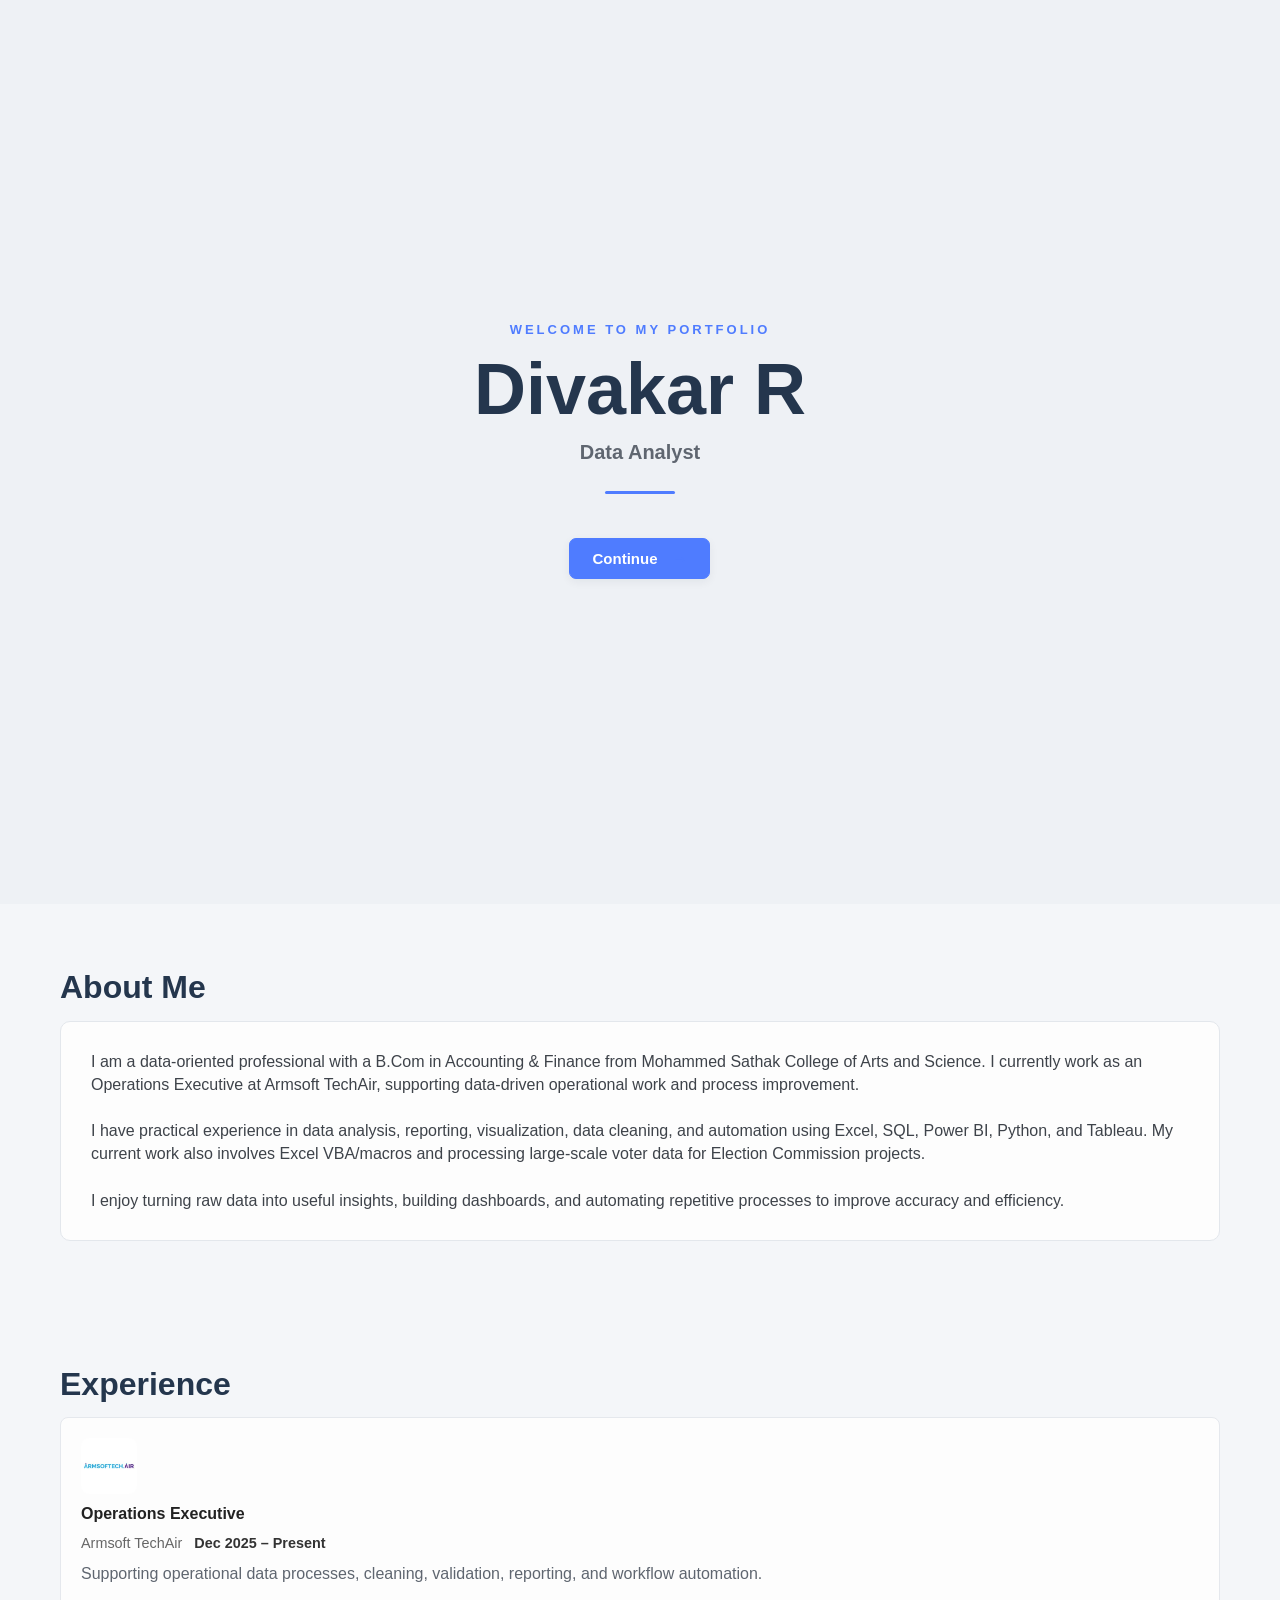
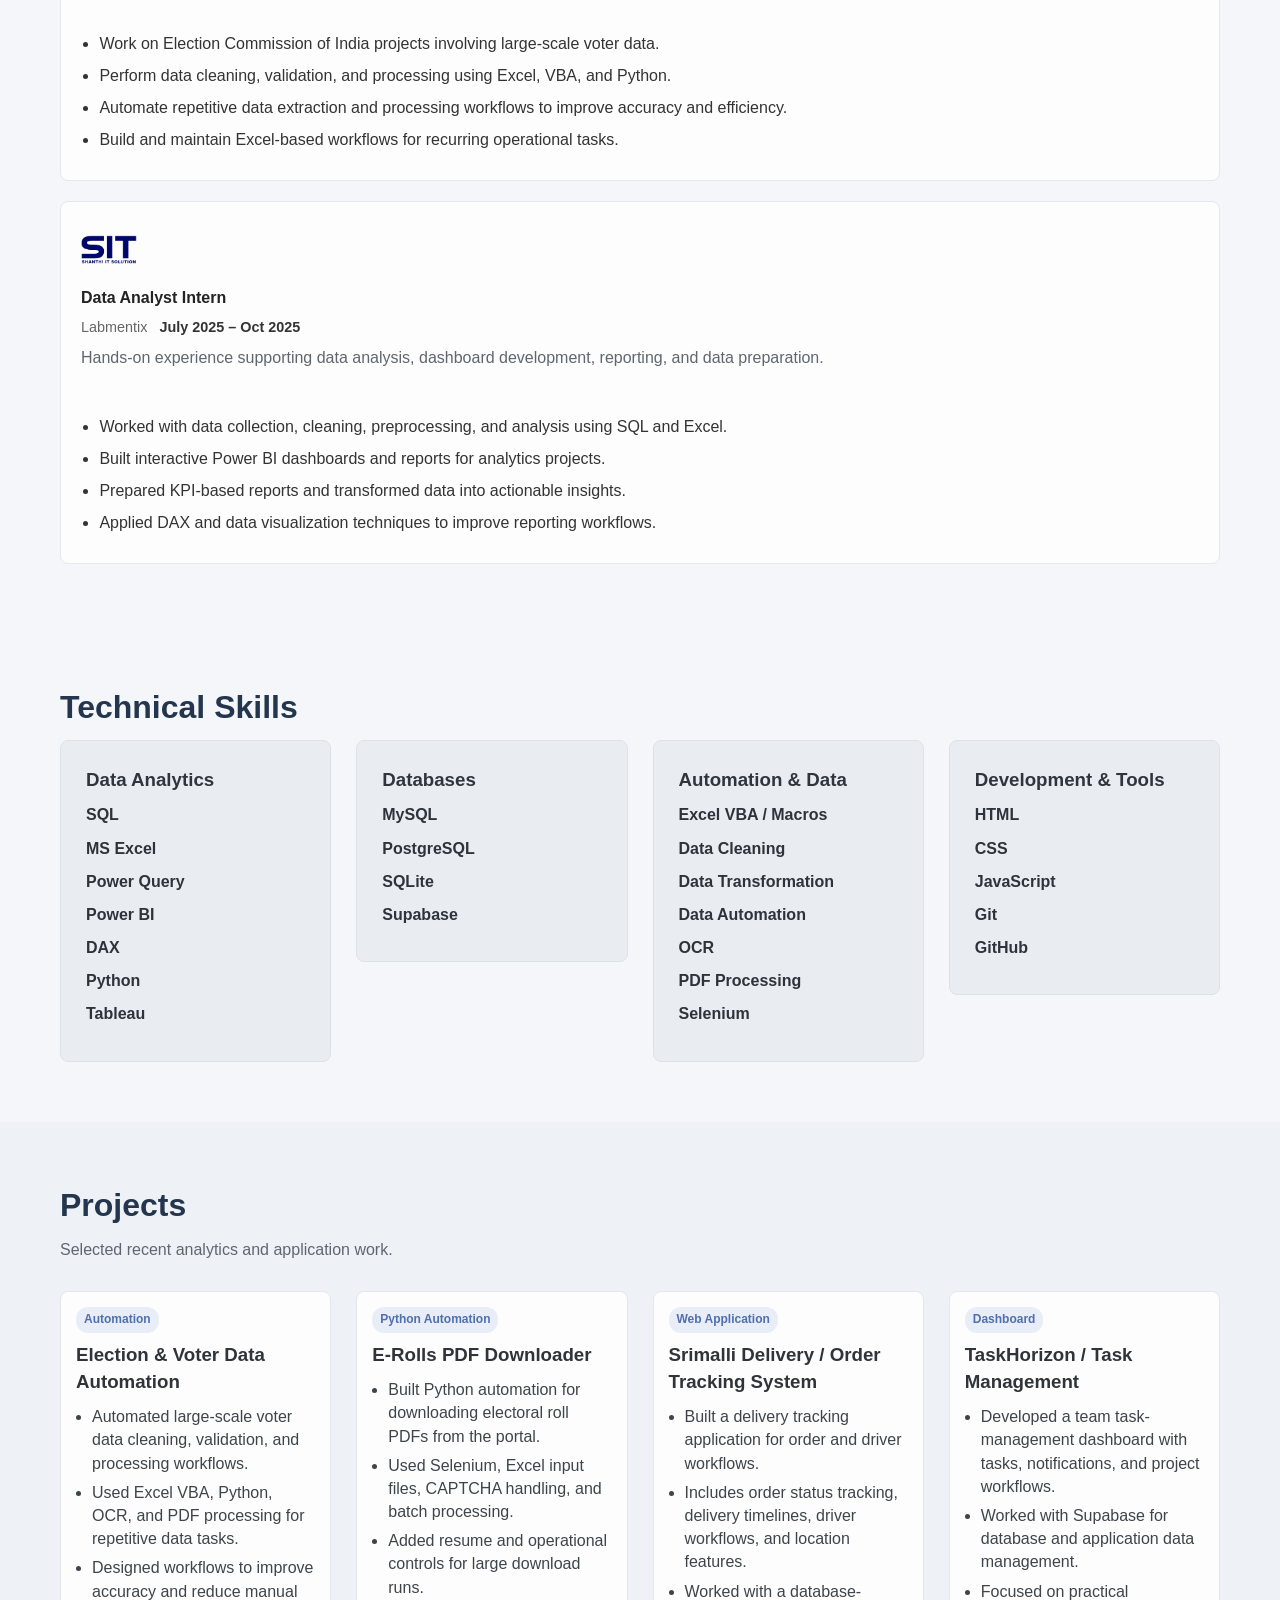
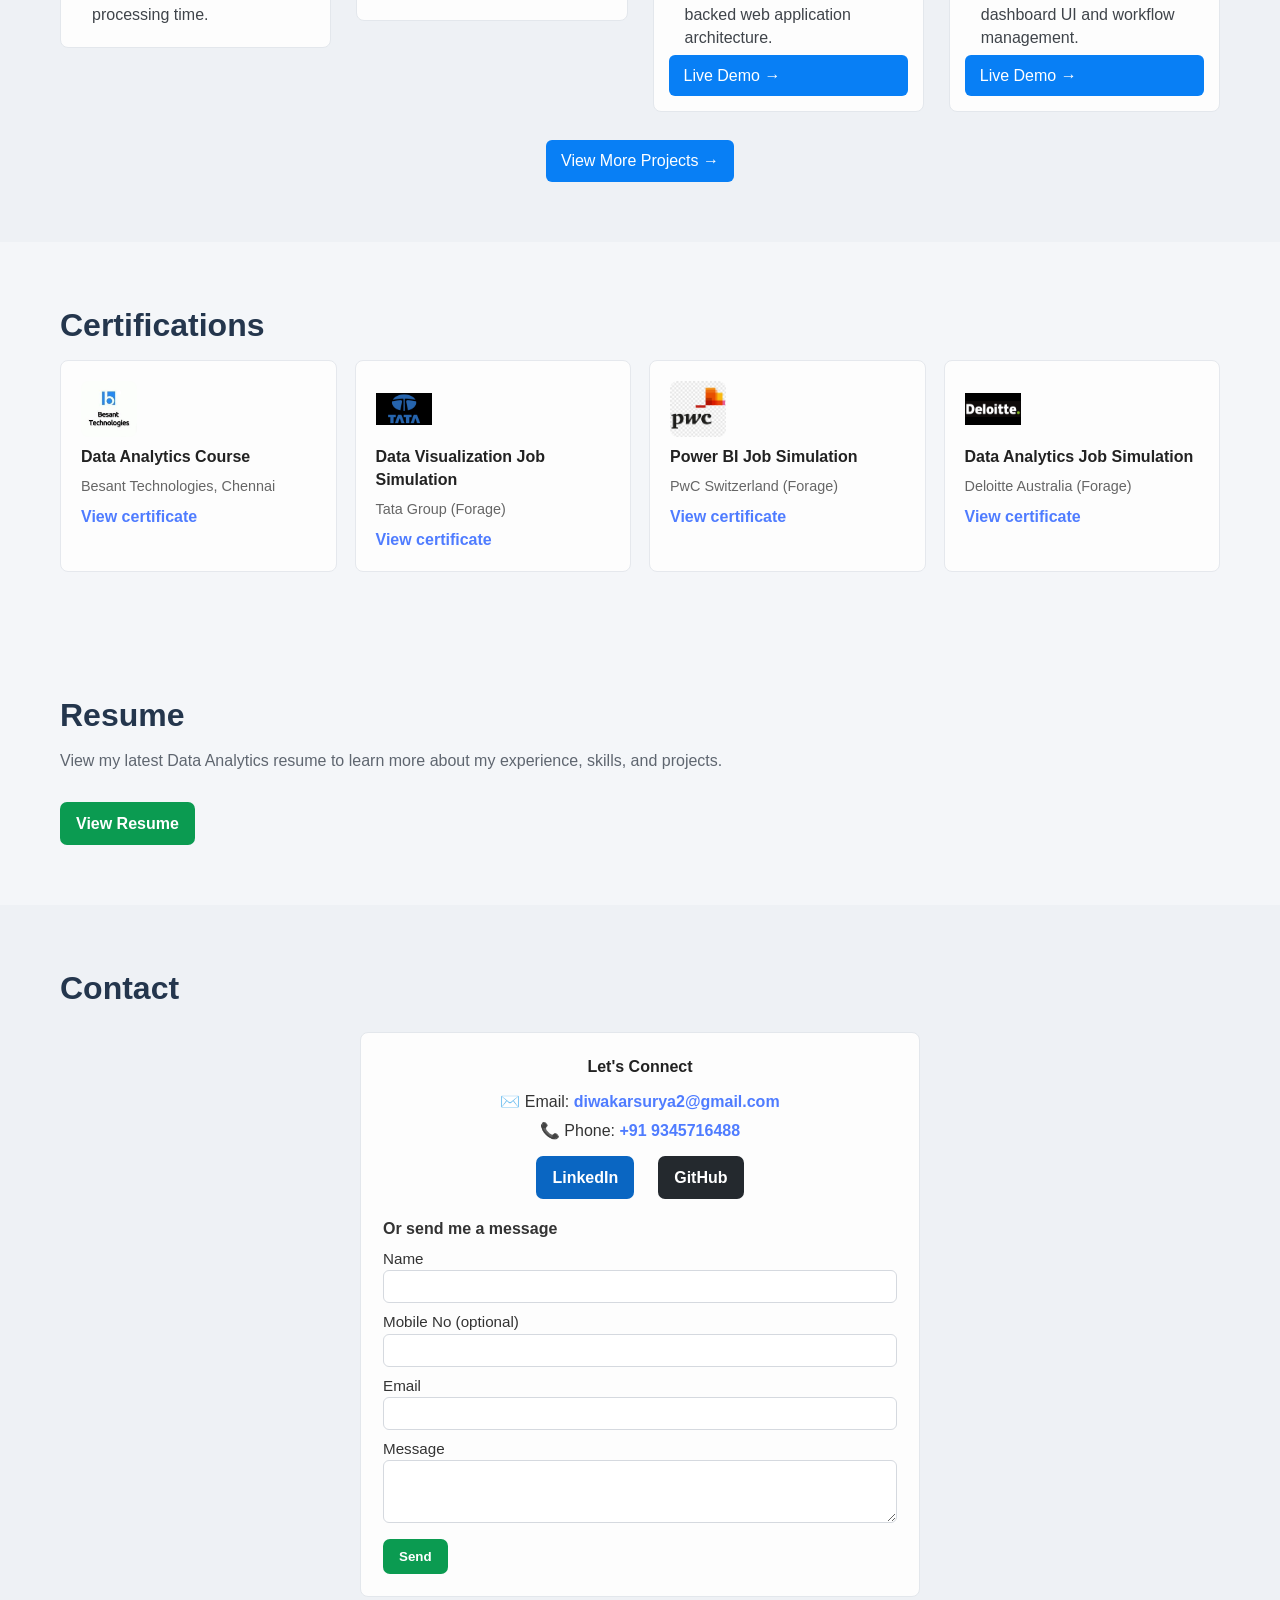
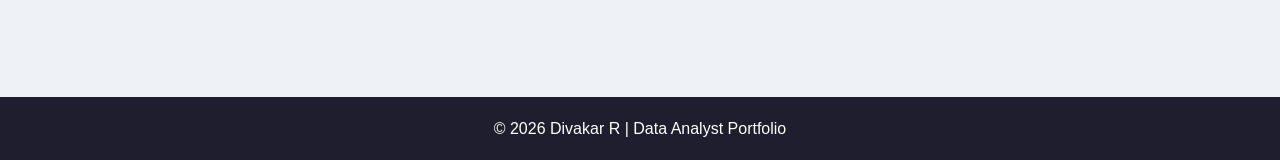
<file: index.html>
<!DOCTYPE html>
<html lang="en">
<head>
    <meta charset="UTF-8">
    <meta name="viewport" content="width=device-width, initial-scale=1.0">
    <title>Divakar R | Data Analyst Portfolio</title>
    <link rel="stylesheet" href="style.css?v=20260818">
</head>
<body>

<div class="portfolio-intro" id="portfolioIntro" aria-hidden="false">
    <div class="portfolio-intro-content">
        <p class="portfolio-intro-small">WELCOME TO MY PORTFOLIO</p>
        <h1>Divakar R</h1>
        <p class="portfolio-intro-role">Data Analyst</p>
        <span class="portfolio-intro-line"></span>
        <button class="intro-continue" id="introContinue" type="button">Continue <span>→</span></button>
    </div>
</div>

<header class="navbar">
    <h2 class="logo">Divakar R</h2>
    <button class="hamburger" aria-label="Toggle navigation menu"><span></span><span></span><span></span></button>
    <nav class="nav-menu">
        <a href="#home">Home</a><a href="#about">About</a><a href="#experience">Experience</a><a href="#skills">Skills</a><a href="#projects">Projects</a><a href="#certifications">Certifications</a><a href="#resume">Resume</a><a href="#contact">Contact</a>
    </nav>
</header>
<section class="hero" id="home">
    <div class="hero-text reveal"><p class="intro">Hi, I am</p><h1>Divakar R</h1><p class="subtitle">Data Analyst</p><button onclick="document.getElementById('projects').scrollIntoView({behavior: 'smooth'})">View My Work</button></div>
    <div class="hero-image"><img class="float reveal" src="Images/Divakar%20R.jpg" alt="Divakar R - Data Analyst"></div>
</section>
<section class="interest" id="about"><div class="grid"><h2>About Me</h2><div class="two-column"><div class="about-grid reveal">I am a data-oriented professional with a B.Com in Accounting &amp; Finance from Mohammed Sathak College of Arts and Science. I currently work as an Operations Executive at Armsoft TechAir, supporting data-driven operational work and process improvement.<br><br>I have practical experience in data analysis, reporting, visualization, data cleaning, and automation using Excel, SQL, Power BI, Python, and Tableau. My current work also involves Excel VBA/macros and processing large-scale voter data for Election Commission projects.<br><br>I enjoy turning raw data into useful insights, building dashboards, and automating repetitive processes to improve accuracy and efficiency.</div></div></div></section>
<section class="interest" id="experience"><h2>Experience</h2><div class="experience-grid">
<article class="cert-card work-card reveal" data-reveal-delay="70"><img class="cert-logo-img" src="Images/AS.jpeg" alt="Armsoft TechAir logo"><h4>Operations Executive</h4><p class="cert-meta">Armsoft TechAir <span class="cert-date">Dec 2025 – Present</span></p><p class="sub">Supporting operational data processes, cleaning, validation, reporting, and workflow automation.</p><ul><li>Work on Election Commission of India projects involving large-scale voter data.</li><li>Perform data cleaning, validation, and processing using Excel, VBA, and Python.</li><li>Automate repetitive data extraction and processing workflows to improve accuracy and efficiency.</li><li>Build and maintain Excel-based workflows for recurring operational tasks.</li></ul></article>
<article class="cert-card internship-card reveal" data-reveal-delay="110"><img class="cert-logo-img" src="Images/SIT.png" alt="Data Analyst internship"><h4>Data Analyst Intern</h4><p class="cert-meta">Labmentix <span class="cert-date">July 2025 – Oct 2025</span></p><p class="sub">Hands-on experience supporting data analysis, dashboard development, reporting, and data preparation.</p><ul><li>Worked with data collection, cleaning, preprocessing, and analysis using SQL and Excel.</li><li>Built interactive Power BI dashboards and reports for analytics projects.</li><li>Prepared KPI-based reports and transformed data into actionable insights.</li><li>Applied DAX and data visualization techniques to improve reporting workflows.</li></ul></article>
</div></section>
<section class="interest" id="skills"><h2>Technical Skills</h2><div class="interest-grid">
<div class="card reveal" data-reveal-delay="100"><h3>Data Analytics</h3><ul class="skill-list"><li class="skill-item">SQL</li><li class="skill-item">MS Excel</li><li class="skill-item">Power Query</li><li class="skill-item">Power BI</li><li class="skill-item">DAX</li><li class="skill-item">Python</li><li class="skill-item">Tableau</li></ul></div>
<div class="card reveal" data-reveal-delay="160"><h3>Databases</h3><ul class="skill-list"><li class="skill-item">MySQL</li><li class="skill-item">PostgreSQL</li><li class="skill-item">SQLite</li><li class="skill-item">Supabase</li></ul></div>
<div class="card reveal" data-reveal-delay="220"><h3>Automation &amp; Data</h3><ul class="skill-list"><li class="skill-item">Excel VBA / Macros</li><li class="skill-item">Data Cleaning</li><li class="skill-item">Data Transformation</li><li class="skill-item">Data Automation</li><li class="skill-item">OCR</li><li class="skill-item">PDF Processing</li><li class="skill-item">Selenium</li></ul></div>
<div class="card reveal" data-reveal-delay="280"><h3>Development &amp; Tools</h3><ul class="skill-list"><li class="skill-item">HTML</li><li class="skill-item">CSS</li><li class="skill-item">JavaScript</li><li class="skill-item">Git</li><li class="skill-item">GitHub</li></ul></div>
</div></section>
<section class="projects" id="projects"><h2>Projects</h2><p class="sub">Selected recent analytics and application work.</p><div class="project-grid">
<article class="project-card project-card-text reveal" data-reveal-delay="80"><span class="project-label">Automation</span><h3>Election &amp; Voter Data Automation</h3><ul class="project-bullets"><li>Automated large-scale voter data cleaning, validation, and processing workflows.</li><li>Used Excel VBA, Python, OCR, and PDF processing for repetitive data tasks.</li><li>Designed workflows to improve accuracy and reduce manual processing time.</li></ul></article>
<article class="project-card project-card-text reveal" data-reveal-delay="140"><span class="project-label">Python Automation</span><h3>E-Rolls PDF Downloader</h3><ul class="project-bullets"><li>Built Python automation for downloading electoral roll PDFs from the portal.</li><li>Used Selenium, Excel input files, CAPTCHA handling, and batch processing.</li><li>Added resume and operational controls for large download runs.</li></ul></article>
<article class="project-card project-card-text reveal" data-reveal-delay="200"><span class="project-label">Web Application</span><h3>Srimalli Delivery / Order Tracking System</h3><ul class="project-bullets"><li>Built a delivery tracking application for order and driver workflows.</li><li>Includes order status tracking, delivery timelines, driver workflows, and location features.</li><li>Worked with a database-backed web application architecture.</li></ul><a href="https://divakar07-pixel.github.io/Srimalli_Delivery_Tracking/" target="_blank" rel="noopener noreferrer" class="project-link">Live Demo →</a></article>
<article class="project-card project-card-text reveal" data-reveal-delay="260"><span class="project-label">Dashboard</span><h3>TaskHorizon / Task Management</h3><ul class="project-bullets"><li>Developed a team task-management dashboard with tasks, notifications, and project workflows.</li><li>Worked with Supabase for database and application data management.</li><li>Focused on practical dashboard UI and workflow management.</li></ul><a href="https://taskhorizon-pro.lovable.app/" target="_blank" rel="noopener noreferrer" class="project-link">Live Demo →</a></article>
</div><div class="project-more"><a href="more-projects.html" class="project-link">View More Projects →</a></div></section>
<section class="interest" id="certifications"><h2>Certifications</h2><div class="cert-grid">
<article class="cert-card reveal" data-reveal-delay="80"><img class="cert-logo-img" src="Images/BT.jpeg" alt="Besant Technologies logo"><h4>Data Analytics Course</h4><p class="cert-meta">Besant Technologies, Chennai</p><a class="cert-link" href="Certificates/Divakar R data nalytics.pdf" target="_blank" rel="noopener noreferrer">View certificate</a></article>
<article class="cert-card reveal" data-reveal-delay="140"><img class="cert-logo-img" src="Images/TATA.jpg" alt="Tata Group logo"><h4>Data Visualization Job Simulation</h4><p class="cert-meta">Tata Group (Forage)</p><a class="cert-link" href="Certificates/Forage_TATA_completion_certificate.pdf" target="_blank" rel="noopener noreferrer">View certificate</a></article>
<article class="cert-card reveal" data-reveal-delay="200"><img class="cert-logo-img" src="Images/PWC.jpg" alt="PwC logo"><h4>Power BI Job Simulation</h4><p class="cert-meta">PwC Switzerland (Forage)</p><a class="cert-link" href="Certificates/Forage_PWC_completion_certificate.pdf" target="_blank" rel="noopener noreferrer">View certificate</a></article>
<article class="cert-card reveal" data-reveal-delay="260"><img class="cert-logo-img" src="Images/Deloitte.jpg" alt="Deloitte logo"><h4>Data Analytics Job Simulation</h4><p class="cert-meta">Deloitte Australia (Forage)</p><a class="cert-link" href="Certificates/Forage_Deloite_completion_certificate.pdf" target="_blank" rel="noopener noreferrer">View certificate</a></article>
</div></section>
<section class="interest" id="resume"><h2>Resume</h2><p class="sub">View my latest Data Analytics resume to learn more about my experience, skills, and projects.</p><div class="resume-download"><a href="Divakar%20R%20Data%20Analytics%20Resume.pdf" target="_blank" rel="noopener noreferrer" class="btn primary">View Resume</a></div></section>
<section class="projects" id="contact"><h2>Contact</h2><div class="contact-card reveal" role="region" aria-label="Contact links" data-reveal-delay="320"><p class="contact-title">Let's Connect</p><div class="contact-info"><p class="contact-info-line">✉️ Email: <a href="mailto:diwakarsurya2@gmail.com">diwakarsurya2@gmail.com</a></p><p class="contact-info-line">📞 Phone: <a href="tel:+919345716488">+91 9345716488</a></p></div><div class="contact-links"><a class="btn linkedin" href="https://www.linkedin.com/in/divakar-r-688403337" target="_blank" rel="noopener noreferrer">LinkedIn</a><a class="btn github" href="https://github.com/Divakar07-pixel" target="_blank" rel="noopener noreferrer">GitHub</a></div><div class="contact-form-inline"><p class="form-title">Or send me a message</p><form id="miniContactForm" action="https://formsubmit.co/diwakarsurya2@gmail.com" method="POST"><input type="hidden" name="_subject" value="Portfolio contact"><input type="hidden" name="_captcha" value="false"><input type="hidden" name="_next" id="_next" value=""><label>Name<input type="text" id="c_name" name="name" required></label><label>Mobile No (optional)<input type="tel" id="c_phone" name="phone"></label><label>Email<input type="email" id="c_email" name="email" required></label><label>Message<textarea id="c_message" name="message" rows="3" required></textarea></label><div class="form-actions-inline"><button type="submit" id="sendBtn" class="btn primary">Send</button></div></form><div id="formSuccess" class="form-success hidden" role="status" aria-hidden="true">Thank you — your message was sent.</div></div></div></section>
<footer><p>© 2026 Divakar R | Data Analyst Portfolio</p></footer>
<script src="script.js?v=20260818"></script>
</body>
</html>
</file>
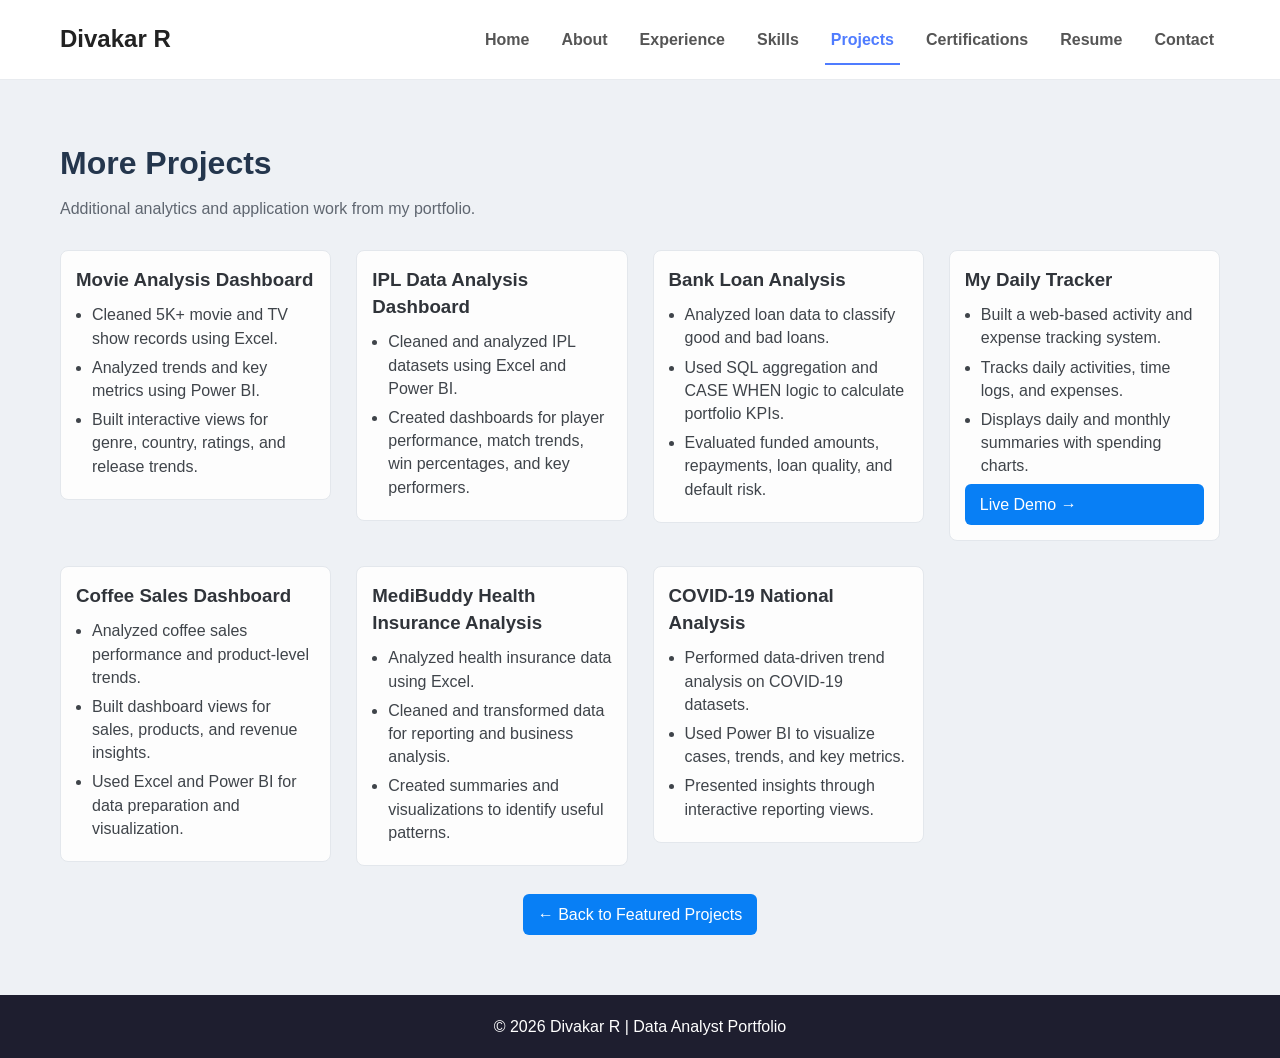
<file: more-projects.html>
<!DOCTYPE html>
<html lang="en">
<head>
    <meta charset="UTF-8">
    <meta name="viewport" content="width=device-width, initial-scale=1.0">
    <title>More Projects | Divakar R</title>
    <link rel="stylesheet" href="style.css?v=20260818">
</head>
<body>
<header class="navbar">
    <h2 class="logo">Divakar R</h2>
    <button class="hamburger" aria-label="Toggle navigation menu"><span></span><span></span><span></span></button>
    <nav class="nav-menu">
        <a href="index.html#home">Home</a><a href="index.html#about">About</a><a href="index.html#experience">Experience</a><a href="index.html#skills">Skills</a><a class="active" href="index.html#projects">Projects</a><a href="index.html#certifications">Certifications</a><a href="index.html#resume">Resume</a><a href="index.html#contact">Contact</a>
    </nav>
</header>
<main>
<section class="projects projects-page" id="more-projects">
    <h1>More Projects</h1>
    <p class="sub">Additional analytics and application work from my portfolio.</p>
    <div class="project-grid">
        <article class="project-card reveal"><h3>Movie Analysis Dashboard</h3><ul class="project-bullets"><li>Cleaned 5K+ movie and TV show records using Excel.</li><li>Analyzed trends and key metrics using Power BI.</li><li>Built interactive views for genre, country, ratings, and release trends.</li></ul></article>
        <article class="project-card reveal"><h3>IPL Data Analysis Dashboard</h3><ul class="project-bullets"><li>Cleaned and analyzed IPL datasets using Excel and Power BI.</li><li>Created dashboards for player performance, match trends, win percentages, and key performers.</li></ul></article>
        <article class="project-card reveal"><h3>Bank Loan Analysis</h3><ul class="project-bullets"><li>Analyzed loan data to classify good and bad loans.</li><li>Used SQL aggregation and CASE WHEN logic to calculate portfolio KPIs.</li><li>Evaluated funded amounts, repayments, loan quality, and default risk.</li></ul></article>
        <article class="project-card reveal"><h3>My Daily Tracker</h3><ul class="project-bullets"><li>Built a web-based activity and expense tracking system.</li><li>Tracks daily activities, time logs, and expenses.</li><li>Displays daily and monthly summaries with spending charts.</li></ul><a href="https://divakar07-pixel.github.io/Daily-tracker/" target="_blank" class="project-link" rel="noopener noreferrer">Live Demo →</a></article>
        <article class="project-card reveal"><h3>Coffee Sales Dashboard</h3><ul class="project-bullets"><li>Analyzed coffee sales performance and product-level trends.</li><li>Built dashboard views for sales, products, and revenue insights.</li><li>Used Excel and Power BI for data preparation and visualization.</li></ul></article>
        <article class="project-card reveal"><h3>MediBuddy Health Insurance Analysis</h3><ul class="project-bullets"><li>Analyzed health insurance data using Excel.</li><li>Cleaned and transformed data for reporting and business analysis.</li><li>Created summaries and visualizations to identify useful patterns.</li></ul></article>
        <article class="project-card reveal"><h3>COVID-19 National Analysis</h3><ul class="project-bullets"><li>Performed data-driven trend analysis on COVID-19 datasets.</li><li>Used Power BI to visualize cases, trends, and key metrics.</li><li>Presented insights through interactive reporting views.</li></ul></article>
    </div>
    <div class="project-more"><a href="index.html#projects" class="project-link">← Back to Featured Projects</a></div>
</section>
</main>
<footer><p>© 2026 Divakar R | Data Analyst Portfolio</p></footer>
<script src="script.js?v=20260818"></script>
</body>
</html>
</file>
<file: style.css>
* { margin:0; padding:0; box-sizing:border-box; font-family:Arial,sans-serif; }
html { scroll-behavior:smooth; }
body { background:#eef1f5; color:#333; line-height:1.45; }
body.intro-lock { overflow:hidden; }
a { color:inherit; }
.portfolio-intro { position:fixed; inset:0; z-index:2000; display:flex; align-items:center; justify-content:center; background:#eef1f5; opacity:1; visibility:visible; transition:opacity 650ms ease,visibility 650ms ease; }
.portfolio-intro.hidden { opacity:0; visibility:hidden; pointer-events:none; }
.portfolio-intro-content { text-align:center; transform:translateY(0); animation:introEnter 800ms ease both; }
.portfolio-intro-small { margin-bottom:12px; color:#4f7cff; font-size:13px; font-weight:800; letter-spacing:3px; }
.portfolio-intro h1 { color:#24364d; font-size:clamp(42px,7vw,72px); line-height:1.05; margin-bottom:10px; }
.portfolio-intro-role { color:#5f6670; font-size:20px; font-weight:600; }
.portfolio-intro-line { display:block; width:70px; height:3px; margin:24px auto 18px; border-radius:3px; background:#4f7cff; }
.intro-continue { padding:10px 18px; border:1px solid #d7dce4; border-radius:7px; background:#fff; color:#334155; font-size:15px; font-weight:700; cursor:pointer; box-shadow:0 3px 10px rgba(20,30,45,.06); transition:transform 180ms ease,box-shadow 180ms ease,background 180ms ease; }
.intro-continue span { margin-left:7px; color:#4f7cff; }
.intro-continue:hover { transform:translateY(-2px); box-shadow:0 7px 16px rgba(20,30,45,.1); background:#f8fafc; }
@keyframes introEnter { from{opacity:0;transform:translateY(18px)} to{opacity:1;transform:translateY(0)} }
@keyframes introLine { from{width:0} to{width:70px} }
.navbar { position:sticky; top:0; z-index:60; display:flex; justify-content:space-between; align-items:center; padding:20px 60px; background:#fff; border-bottom:1px solid #e8ebef; transition:padding 220ms ease,box-shadow 220ms ease; }
.navbar.shrink { padding:10px 60px; box-shadow:0 3px 12px rgba(20,30,45,.07); }
.logo { color:#222; transition:transform 220ms ease; }.navbar.shrink .logo{transform:scale(.96)}
.nav-menu{display:flex;align-items:center}.navbar nav a{position:relative;margin-left:20px;padding:8px 6px;text-decoration:none;color:#555;font-weight:600}.navbar nav a::after{content:'';position:absolute;left:0;bottom:-6px;width:0;height:2px;background:#4f7cff;transition:width 220ms ease}.navbar nav a:hover::after,.navbar nav a.active::after{width:100%}.navbar nav a.active{color:#4f7cff;font-weight:800}
.hamburger{display:none;flex-direction:column;gap:5px;cursor:pointer;background:none;border:none;z-index:1000}.hamburger span{width:25px;height:3px;background:#555;border-radius:2px;transition:.25s}.hamburger.active span:nth-child(1){transform:rotate(-45deg) translate(-5px,6px)}.hamburger.active span:nth-child(2){opacity:0}.hamburger.active span:nth-child(3){transform:rotate(45deg) translate(-5px,-6px)}
.hero{min-height:calc(100vh - 76px);display:flex;align-items:center;justify-content:space-between;padding:60px;background:#eef1f5}.hero-text{max-width:500px}.hero-text h1{font-size:48px;margin:10px 0;color:#2b2f35}.hero-text .intro,.hero-text .subtitle{color:#444}.hero-text button{margin-top:20px;padding:12px 25px;background:#4f7cff;color:#fff;border:none;cursor:pointer;font-size:16px;border-radius:3px}.hero-image img{width:260px;border-radius:10px;display:block}
.interest,.projects{padding:60px}.interest{background:#f4f6f9}.projects{background:#eef1f5}.interest h2,.projects h2{font-size:32px;margin-bottom:10px;color:#24364d}.projects-page{min-height:calc(100vh - 76px)}.projects-page h1{font-size:32px;margin-bottom:10px;color:#24364d}.sub{margin-bottom:30px;color:#5f6670}.about-grid{max-width:1200px;color:#3e434a}
.experience-grid{display:grid;grid-template-columns:1fr;gap:20px;align-items:start}.cert-card{background:#fdfdfd;padding:20px;border:1px solid #e5e8ed;border-radius:8px;display:flex;flex-direction:column;gap:8px;overflow-wrap:anywhere}.cert-card ul{margin:8px 0 0 1.15rem;padding-left:0}.cert-card li{margin-bottom:8px;line-height:1.5}.cert-card h4{margin:0;font-size:1rem;color:#222}.cert-meta{margin:0;color:#666;font-size:.9rem}.cert-date{display:inline-block;margin-left:8px;color:#333;font-weight:700;font-size:.9rem}.cert-logo-img{width:56px;height:56px;border-radius:8px;object-fit:contain;background:transparent}
.interest-grid{display:grid;grid-template-columns:repeat(auto-fit,minmax(220px,1fr));gap:25px;align-items:start}.card{padding:25px;background:#e9edf2;border:1px solid #dde2e8;border-radius:8px}.card h3{color:#30353c}.skill-list{list-style:none;padding-left:0;margin:10px 0 0}.skill-item{margin-bottom:10px;padding-left:0;font-weight:600;color:#2e3339;opacity:0;transform:translateX(-14px);transition:opacity 450ms ease,transform 450ms ease}.reveal.visible .skill-item{opacity:1;transform:none}
.project-grid{display:grid;grid-template-columns:repeat(auto-fit,minmax(220px,1fr));gap:25px;align-items:start}.project-card{min-height:250px;background:#fdfdfd;padding:15px;border:1px solid #e3e7ec;border-radius:8px;display:flex;flex-direction:column;justify-content:space-between;transition:transform 220ms ease,box-shadow 220ms ease,border-color 220ms ease}.project-card:hover{transform:translateY(-7px);box-shadow:0 12px 24px rgba(25,35,50,.1);border-color:#d5dce6}.project-card img{width:100%;border-radius:5px;margin-bottom:10px}.project-card h3{color:#30343a;margin-bottom:4px}.project-card-text{min-height:285px}.project-label{display:inline-block;width:fit-content;margin-bottom:8px;padding:4px 8px;border-radius:12px;background:#e8edf7;color:#4f6fae;font-size:12px;font-weight:700}.project-bullets{margin:.4rem 0 0 1rem;color:#3f444a}.project-bullets li{margin-bottom:6px}.project-more{margin-top:28px;text-align:center}.project-link{display:inline-block;padding:9px 15px;background:#087ff5;color:#fff;border-radius:6px;text-decoration:none;transition:background 160ms ease,transform 160ms ease,box-shadow 160ms ease}.project-link:hover{background:#066bd0;transform:translateY(-2px);box-shadow:0 6px 14px rgba(8,127,245,.18)}
.cert-grid{display:grid;grid-template-columns:repeat(auto-fit,minmax(220px,1fr));gap:18px;margin-top:12px}.cert-link{color:#4f7cff;font-weight:700;text-decoration:none}.cert-link:hover{text-decoration:underline}.resume-download{margin-top:8px}.contact-card{background:#fdfdfd;padding:22px;border:1px solid #e3e7ec;border-radius:8px;max-width:560px;margin:20px auto 40px;text-align:center}.contact-title{font-weight:800;color:#222;margin-bottom:12px}.contact-info{margin-bottom:14px}.contact-info-line{margin:6px 0;font-size:1rem;color:#333}.contact-info a{color:#4f7cff;text-decoration:none;font-weight:700}.contact-info a:hover{text-decoration:underline}.contact-links{display:flex;gap:24px;justify-content:center;flex-wrap:wrap}.contact-form-inline{margin-top:18px;text-align:left;max-width:560px;margin-left:auto;margin-right:auto}.contact-form-inline .form-title{font-weight:700;margin-bottom:8px}.contact-form-inline label{display:block;font-size:.95rem;margin-bottom:8px}.contact-form-inline input,.contact-form-inline textarea{width:100%;padding:8px 10px;border:1px solid #d5d9df;border-radius:6px;box-sizing:border-box;background:#fff}.form-actions-inline{margin-top:10px}.form-success{margin-top:12px;padding:12px;border-radius:8px;background:#e9f7ef;color:#0b6b3a;border:1px solid #d7f0dd;text-align:center}.hidden{display:none}.btn{display:inline-block;padding:10px 16px;border-radius:7px;color:#fff;text-decoration:none;font-weight:700;border:0;cursor:pointer}.btn.primary{background:#0b9b51}.btn.linkedin{background:#0A66C2}.btn.github{background:#24292e}.btn:hover{opacity:.94;transform:translateY(-1px)}
footer{text-align:center;padding:20px;background:#1e1e2f;color:#fff}.reveal{opacity:0;transform:translateY(10px);transition:opacity 500ms ease,transform 500ms ease}.reveal.visible{opacity:1;transform:none}@keyframes float{0%,100%{transform:translateY(0)}50%{transform:translateY(-7px)}}.float{animation:float 6s ease-in-out infinite}
/* INTERACTIVE CARD ANIMATION */
.about-grid,.cert-card,.card,.project-card,.contact-card{transition:transform 220ms cubic-bezier(.2,.8,.2,1),box-shadow 220ms ease,border-color 220ms ease;}
.about-grid{padding:28px 30px;background:#fdfdfd;border:1px solid #e3e7ec;border-radius:10px;cursor:default;}
.about-grid:hover,.cert-card:hover,.card:hover,.project-card:hover,.contact-card:hover{transform:translateY(-7px);box-shadow:0 12px 24px rgba(25,35,50,.1);border-color:#d5dce6;}
/* A subtle press response makes cards feel interactive without moving layout. */
.about-grid:active,.cert-card:active,.card:active,.project-card:active,.contact-card:active{transform:translateY(-3px) scale(.995);}
@media(max-width:1100px){.hero{flex-direction:column;padding:40px 30px;gap:18px;text-align:left}.hero-image img{width:220px}}@media(max-width:768px){.navbar{padding:15px 20px;flex-direction:row}.hamburger{display:flex}.nav-menu{position:fixed;left:-100%;top:0;flex-direction:column;justify-content:flex-start;background:#fff;width:100%;height:100vh;padding-top:80px;text-align:center;transition:left .25s ease;z-index:999}.nav-menu.active{left:0}.nav-menu a{width:100%;padding:15px;margin:0;border-bottom:1px solid #e9ecef}.navbar.shrink{padding:10px 20px}.interest,.projects{padding:40px 20px}.interest h2,.projects h2,.projects-page h1{font-size:28px}.interest-grid{grid-template-columns:1fr;gap:20px}.card{padding:20px}.project-card-text{min-height:auto}.contact-card{padding:18px;margin:15px 0 30px}}@media(max-width:520px){.navbar{padding:10px 15px}.hero{padding:35px 20px}.hero-text h1{font-size:36px}.hero-image img{width:160px}.interest,.projects{padding:30px 15px}.project-card{padding:12px}.project-bullets{font-size:14px}.cert-grid{grid-template-columns:1fr}.contact-links{gap:14px}.btn{font-size:14px}footer{padding:15px;font-size:14px}.portfolio-intro-small{font-size:11px;letter-spacing:2px}.portfolio-intro-role{font-size:17px}.intro-continue{font-size:14px;padding:9px 16px}}@media(prefers-reduced-motion:reduce){*,*::before,*::after{scroll-behavior:auto!important;animation:none!important;transition:none!important}}
</file>
